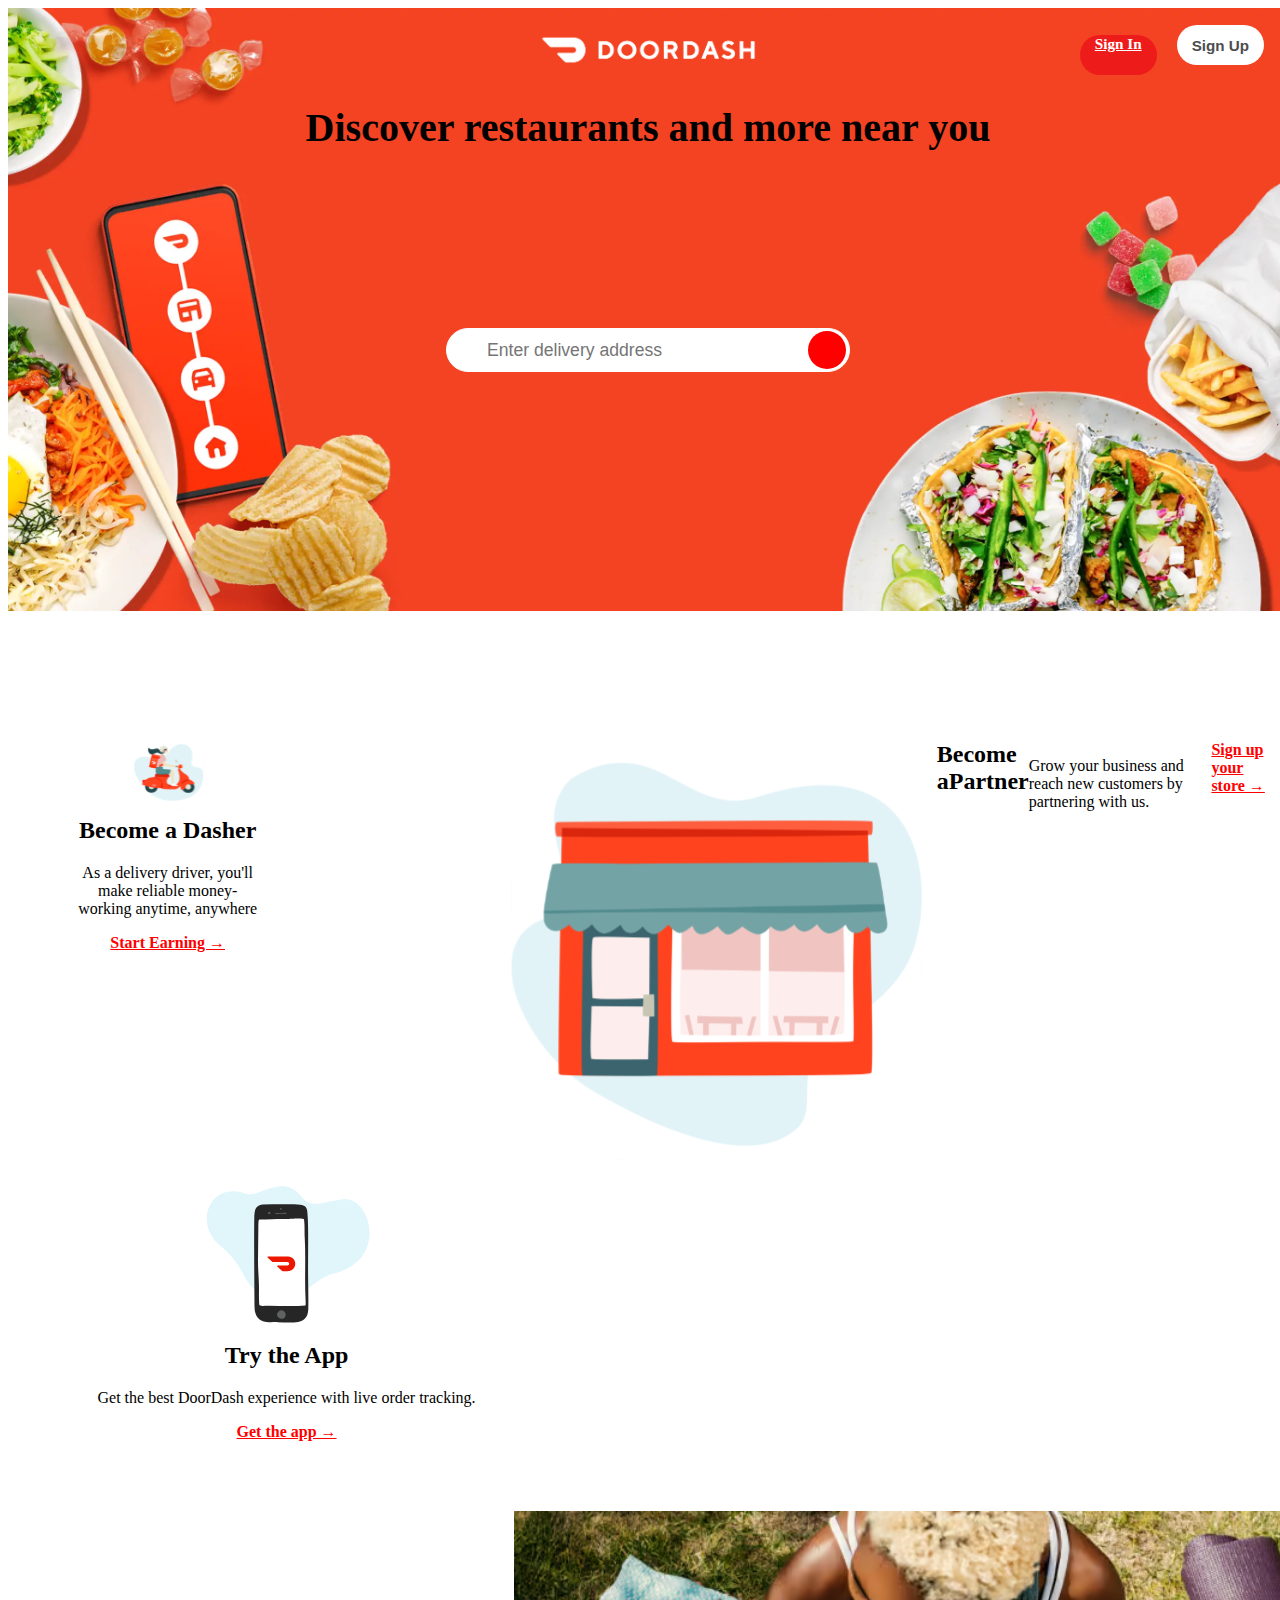
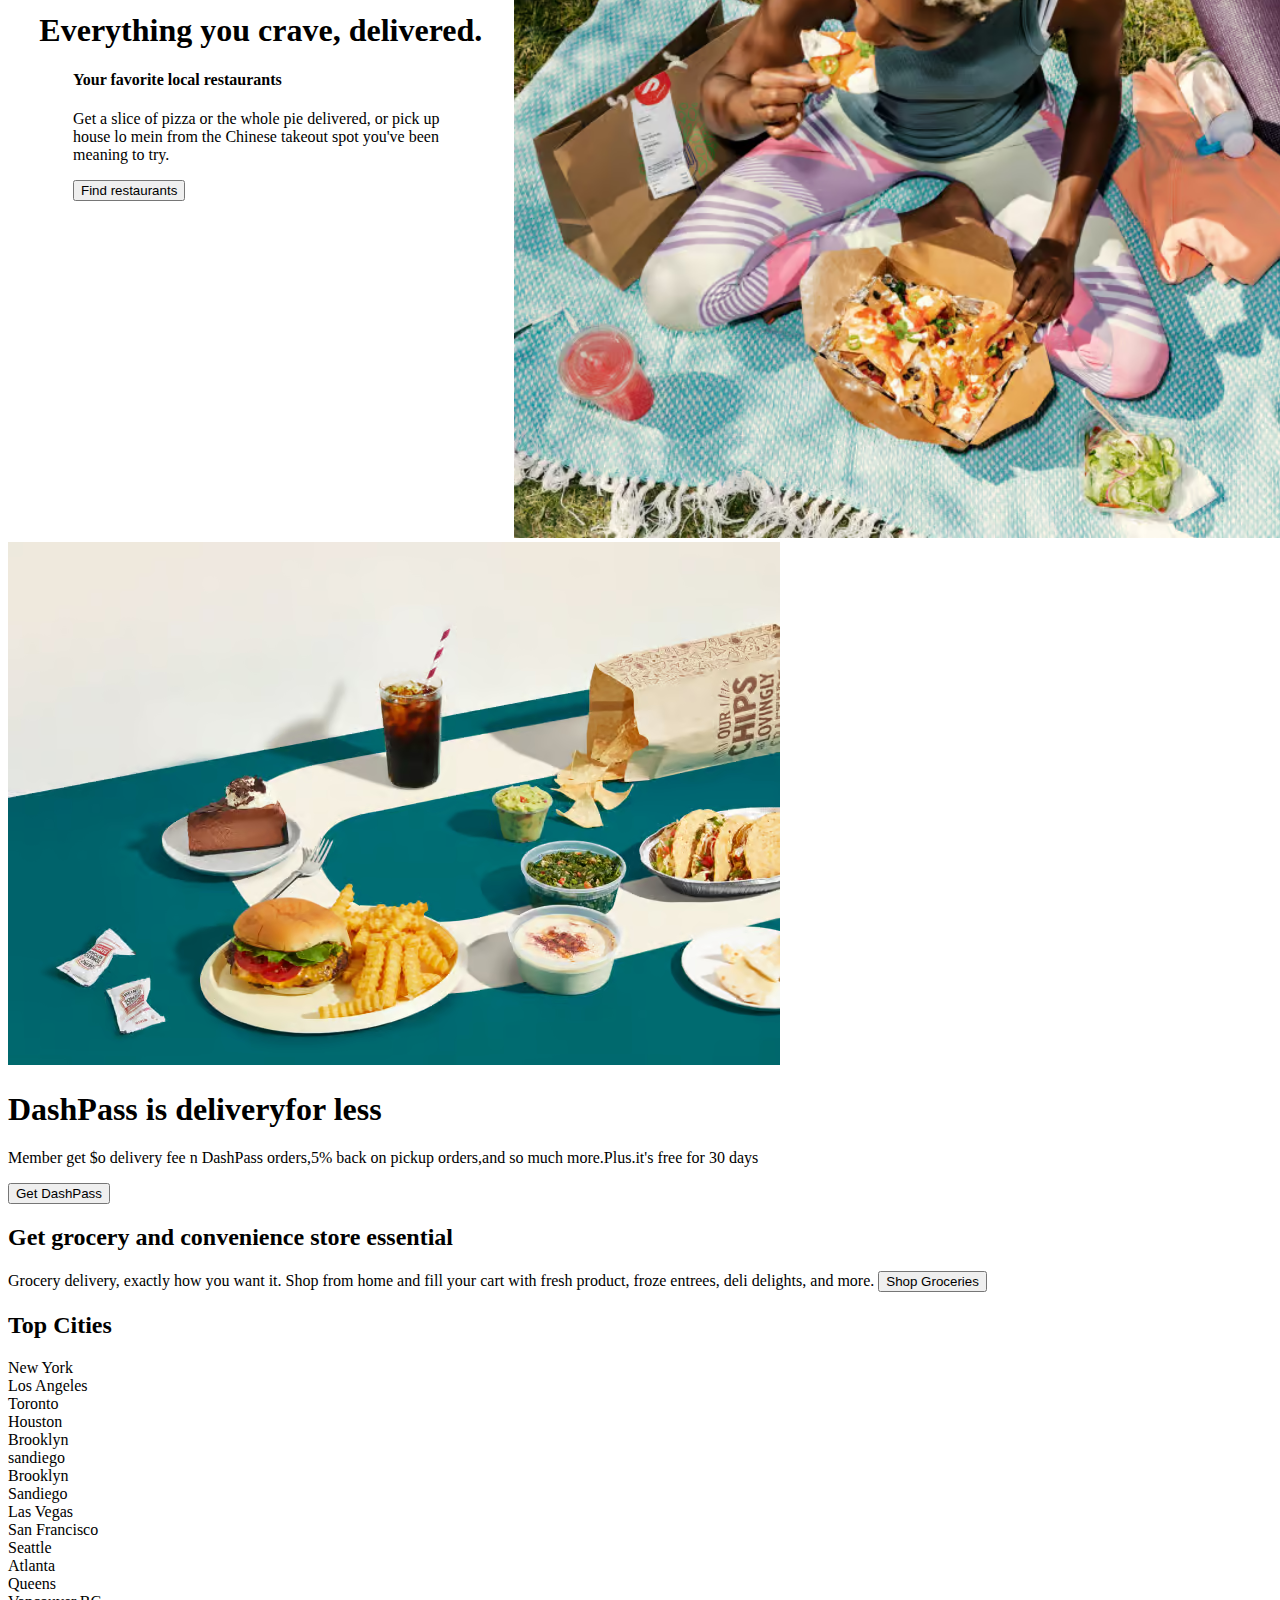
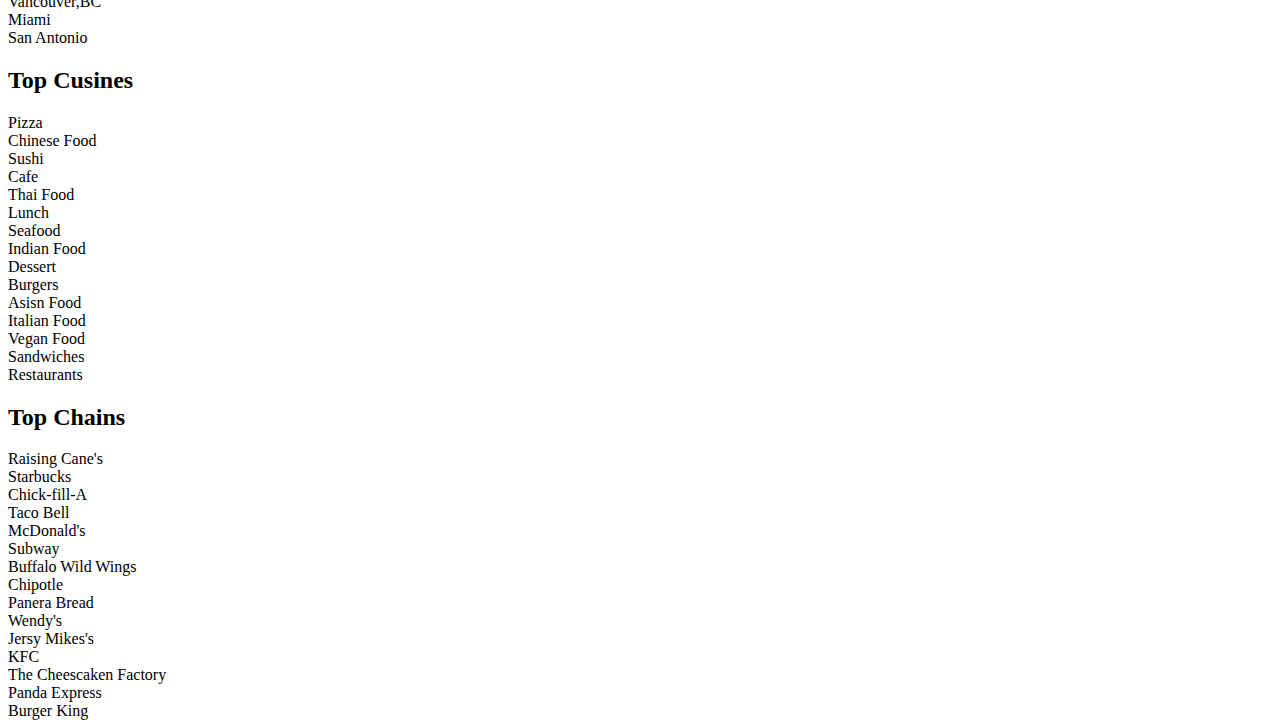
<file: index.html>
<!DOCTYPE html>
<html lang="en">
<head>
    <meta charset="UTF-8">
    <meta name="viewport" content="width=device-width, initial-scale=1.0">
    <link rel="stylesheet" href="style.css">
 
    <link rel="icon" href="images/dooric-removebg-preview.png">
    <link rel="stsecond-bottom{
        display: flex;
        text-align:left;
        height:40%;
    }
    .secondylesheet" href="https://cdnjs.cloudflare.com/ajax/libs/font-awesome/6.5.2/css/all.min.css"
        integrity="sha512-SnH5WK+bZxgPHs44uWIX+LLJAJ9/2PkPKZ5QiAj6Ta86w+fsb2TkcmfRyVX3pBnMFcV7oQPJkl9QevSCWr3W6A=="
        crossorigin="anonymous" referrerpolicy="no-referrer" />
    <title>DoorDash Food Delivery & Takeout -FRom Restaurants Near</title>

</head>
<body>
    <div class="top">
        <div class="top-nav">
            <div class="top-nav-left">
                <img id="header-logo"src="images/DoorDash-logo.png" alt="">
                <div class="top-nav-right">
                    <div id="signUp"><a href="#">Sign In</a></div>
                    <div>
                        <button id="sign-btn"><a href="#"></a>Sign Up</button>
                    </div>
                </div>
            </div>
        </div>
         <div class="top-heading">
            <div class="strap">Discover restaurants and more near you</div>
         </div>
         <div class="top-search">
            <div>
                <div class="searchbar-holder">
                    <input id="searchbar" placeholder="Enter delivery address" type="text"/>
                    <input id ="searchbar-submit"type="button" value=""/>
                </div>
            </div>
         </div>
    </div>
    <div class="second">
        <div class="second-top">
            <div class="second-top-left">
                <img src="images/Scooter.svg" class="mid-pics" alt="">
                 <h2>Become a Dasher</h2>
                 <p>As a delivery driver, you'll make reliable money-working anytime, anywhere</p>
                    <a href="#">Start Earning →</a>    
            </div>
            <div class="second-top-mid"></div>
            <img src="images/Store.svg" class="mid-pics" alt="">
            <h2>Become aPartner</h2>
            <p>Grow your business and reach new customers by partnering with us.</p>
            <a href="#">Sign up your store →</a>
        </div>
        <div class="second-top-right">
            <img src="images/iphone.svg" class="mid-pics" alt="">
            <h2>Try the App</h2>
            <p>Get the best  DoorDash experience with live order tracking.</p>
            <a href="#">Get the app →</a>
        </div>
    </div>
    <div class="second-bottom">
        <div class="second-bot-left">
            <h1 style="text-align: center;">Everything you crave, delivered.</h1>
            <div class="s-b-1">
                  <h1 style="text-align: center;"></h1>
                  <h4>Your favorite local restaurants</h4>

                  <p>
                    Get a slice of pizza or the whole pie delivered, or pick up house lo mein from the Chinese takeout spot you've been meaning to try.
                  </p>
                  <button id="find-rest-btn">Find restaurants </button>
            </div>
        </div>
        <div class="sec-bot-right">
            <img src="images/bottomfirst.png" class="f1" alt="" />
         </div>
     </div>
    </div>
    <div class="third">
        <div class="third-left">
            <img src="images/bottomsecond.png" class="f2" alt="" /> 
        </div>
        <div class="third-right">
            <h1>DashPass is deliveryfor less</h1>
        </div>
        <div class="t-r">
            <p>Member get $o delivery fee n DashPass orders,5% back on pickup orders,and so much more.Plus.it's free for 30 days</p>
            <button id="get-dashpass">Get DashPass</button>
        </div>
    </div>
    <div class="mid-pic">
        <div class="grocery">
        <h2 class="grocery">Get grocery and convenience store essential</h2>
        <span class="sub-head">Grocery delivery, exactly how you want it.
        </span>
        <span class="paragraph"> Shop from home and fill your cart with fresh product, froze entrees, deli delights, and more.</span>
        <button id="shop-grocery">  Shop Groceries</button>
    </div>
</div>
    <div class="footer">
        <div class="top-footer"></div>
        <div class="top-left-footer">
            <h2 class="footer-header">Top Cities</h2>
            <div class="top-lf">
                <div class="top-left-f1">
                 <li> New York </li>
                 <li>Los Angeles</li>
                 <li>Toronto</li>
                 <li>Houston</li>
                 <li>Brooklyn</li>
                 <li> sandiego </li>
                </div>
                <div class="top-left-f2">
                    <li>Brooklyn</li>
                    <li>Sandiego</li>
                    <li>Las Vegas</li>
                    <li>San Francisco</li>
                    <li>Seattle</li>
                </div>
                <div  class="top-left-f3">
                    <li>Atlanta</li>
                    <li>Queens</li>
                    <li>Vancouver,BC</li>
                    <li>Miami</li>
                    <li>San Antonio</li>
                </div>
            </div>
        </div>
          <div class="top-mid-footeer">
            <h2 class="footer-header">Top Cusines </h2>
            <div class="top-rf">
                <div class="top-mid-f1">
                    <li>Pizza</li>
                    <li>Chinese Food</li>
                    <li>Sushi</li>
                    <li>Cafe</li>
                    <li>Thai Food</li>
                </div>
                <div class="top-mid-f2">
                    <li>Lunch</li>
                    <li>Seafood</li>
                    <li>Indian Food</li>
                    <li>Dessert</li>
                    <li>Burgers</li>
                </div>
                <div class="top-mid-f3">
                    <li>Asisn Food</li>
                    <li>Italian Food</li>
                    <li>Vegan Food</li>
                    <li>Sandwiches</li>
                    <li>Restaurants</li>
                </div>
            </div>
          </div>
         <div class="top-right-footer">
            <h2 class="footer-header">Top Chains</h2>
            <div class="top-right-footer">
              <div class="top-right-f1">
                <li>Raising Cane's</li>
                <li>Starbucks</li>
                <li>Chick-fill-A</li>
                <li>Taco Bell</li>
                <li>McDonald's</li>
              </div>
              <div class="top-right-f2">
                <li>Subway</li>
                <li>Buffalo Wild Wings</li>
                <li>Chipotle</li>
                <li>Panera Bread</li>
                <li>Wendy's</li>
              </div>
              <div class="top-right-f3">
                <li>Jersy Mikes's</li>
                <li>KFC</li>
                <li>The Cheescaken Factory</li>
                <li>Panda Express</li>
                <li>Burger King</li>
              </div>
            </div>
         </div>
    </div>
</body>
</html>
</file>
<file: style.css>
head {
 margin: 0;
  padding: 0px;
  text-decoration: none;
  box-sizing: border-box;
  }
.body{
   margin:0;
   padding: 0;
   font-family: 'Roboto',san-serif;
   font-weight: 400;
   font-size: 1.1em;
   font-family: Arial, Helvetica, sans-serif;
}
/* head .icon{
  background: #000;
  width:100%;
  height: 100%;
} */
a,a:hover,a:active,a:focus{
    text-transform: none;
    color:inherit;
}
/* top section */
 .top-nav{
   width:100%;
   height: 100px;
}
.top-nav .top-nav-left{
    display:flex;
    flex-direction: row;
    justify-content: center;
}
.top-nav .top-nav-right{
    position:absolute;
    display:flex;
    flex-direction:row;
    justify-content:flex-end;
    right:0;
    width:100%;
    margin-top: 17px;
    padding-right:24px;

}
#signUp{
    padding:0 15px ;
    min-height:40px;
    margin: 10px 20px;
    color:#fff;
    border-radius: 25px;
    /* min-height:40px; */
    font-size: 0.95rem;
    font-weight:700;
    background-color: hsl(0, 86%, 52%);
    border:none;
}
#sign-btn{
    padding:0 15px;
    background-color: #fff;
    color: rgb(77,77,77);
    border:none;
    border-radius: 25px;
    min-height:40px;
    font-size: 0.95rem;
    font-weight:700;
}

#header-logo{
    width:225px;
    height: auto;
    padding-top: 2%;
}
/* Heading section */
.top-heading{
    display: flex;
    justify-content:center;
    width:100%;
    height:200px;
    /* color: rgb(255, 255, 255); */
    /* text-align: center; */
     /* max-width: 750px; */
}
.strap{
    text-align: center;
    /* max-width:670px; */
    /* font-size:2rem; */
    /* font-weight:700; */
    margin-top:150px;
    font: TT Norms;
    font-size: 40px;
    font-weight:700;
    line-height: 40px;
    letter-spacing:  -0.01;
    text-decoration: var(--usage-type-display-large-text-decoration);
    text-transform: none;
    display: block;
    margin: 0px;
    padding: 0px;
}
.top{
    /* 
    flex-direction:column;
    width:100%;
    height:97vh;
    color:#fff;
    background-size: cover;
    background-repeat:no-repeat; */
   
    background-position: center;
    background-size: cover;
    padding: 0px 8px;
    width: 100%;
    height: 67vh;
    position: relative;
    background-repeat:no-repeat;
    background-image: url('images/doordashmain.jpeg');
}
/* search section */
.top-search{
    display: flex;
    justify-content: center;
    width:100%;
    height: 100px;
}
.searchbar-holder{
    position:relative;
}
#searchbar{
    margin-top:20px;
    background-color: #fff;
    border-radius: 25px;
    border:1px solid white;
    text-align:left;
    height: 40px;
    outline: none;
    min-width:360px;
    padding-left: 40px;
    font-family:'Roboto',sans-serif;
    font-size:1.1rem;
}
/* V78886069  60310835*/
#searchbar-submit{
  position: absolute;
  height:38px;
  width:38px;
  background-color: red;
  border:1px transparent;
  border-radius: 38px;
  right:0;
  margin-right:4px;
  margin-top:23px;
  font-size:1.4rem;
  color:#fff;
  cursor: pointer;
  outline: none;
} 
/* section sec0nd */
.second{
    width:100%;
    background-color: #fff;
}
.second{
    width :100%;
    background-color: #fff;
}
.second h2{
    margin-top: 0;
}
.second a{
    font-weight:800;
    color: red;
}
.second-top{
    display:flex;
    margin-top:130px;
    height:430px;
}
.second-top-left{
    padding: 0 0 0 70px;
    text-align: center;
    width:34%;
    height:100%
}
.second-top-mid{
  padding: 0 0 0 70px;
  text-align: center;
  width:34%;
  height:100%;
}

.second-top-right{
    padding: 0 70px 70px;
    text-align: center;
    width:33%;
    height:100%;
}
.mid-pics{
    width:40%;
    height:auto;
}
.second-bottom{
    display: flex;
    text-align:left;
    height:40%;
}
.second-bot-left{
    padding-top:80px;
    max-width:40%;
}
.s-b-1{
    padding: 0 65px;
}
.f1{
    width: 120%;
    height:auto;
}
#find-res-btn{
    background-color: red;
    border-radius: 25px;
    width:160px;
    min-height: 40px;
    padding:0 15px;
    color:white;
    border:none;
    font-size: 0.95rem;
    font-weight: 700;
}
.mid-pic.grocery{
    background-color: rgba(30, 30, 30, 0.6);
  top: 0px;
  left: 0px;
  width: 100%;
  height: 100%;
  position: relative;
  z-index: 1;
  display: flex;
  flex-direction: row;
  -moz-box-pack: center;
  place-content: center;
  text-align: center;

}
</file>
